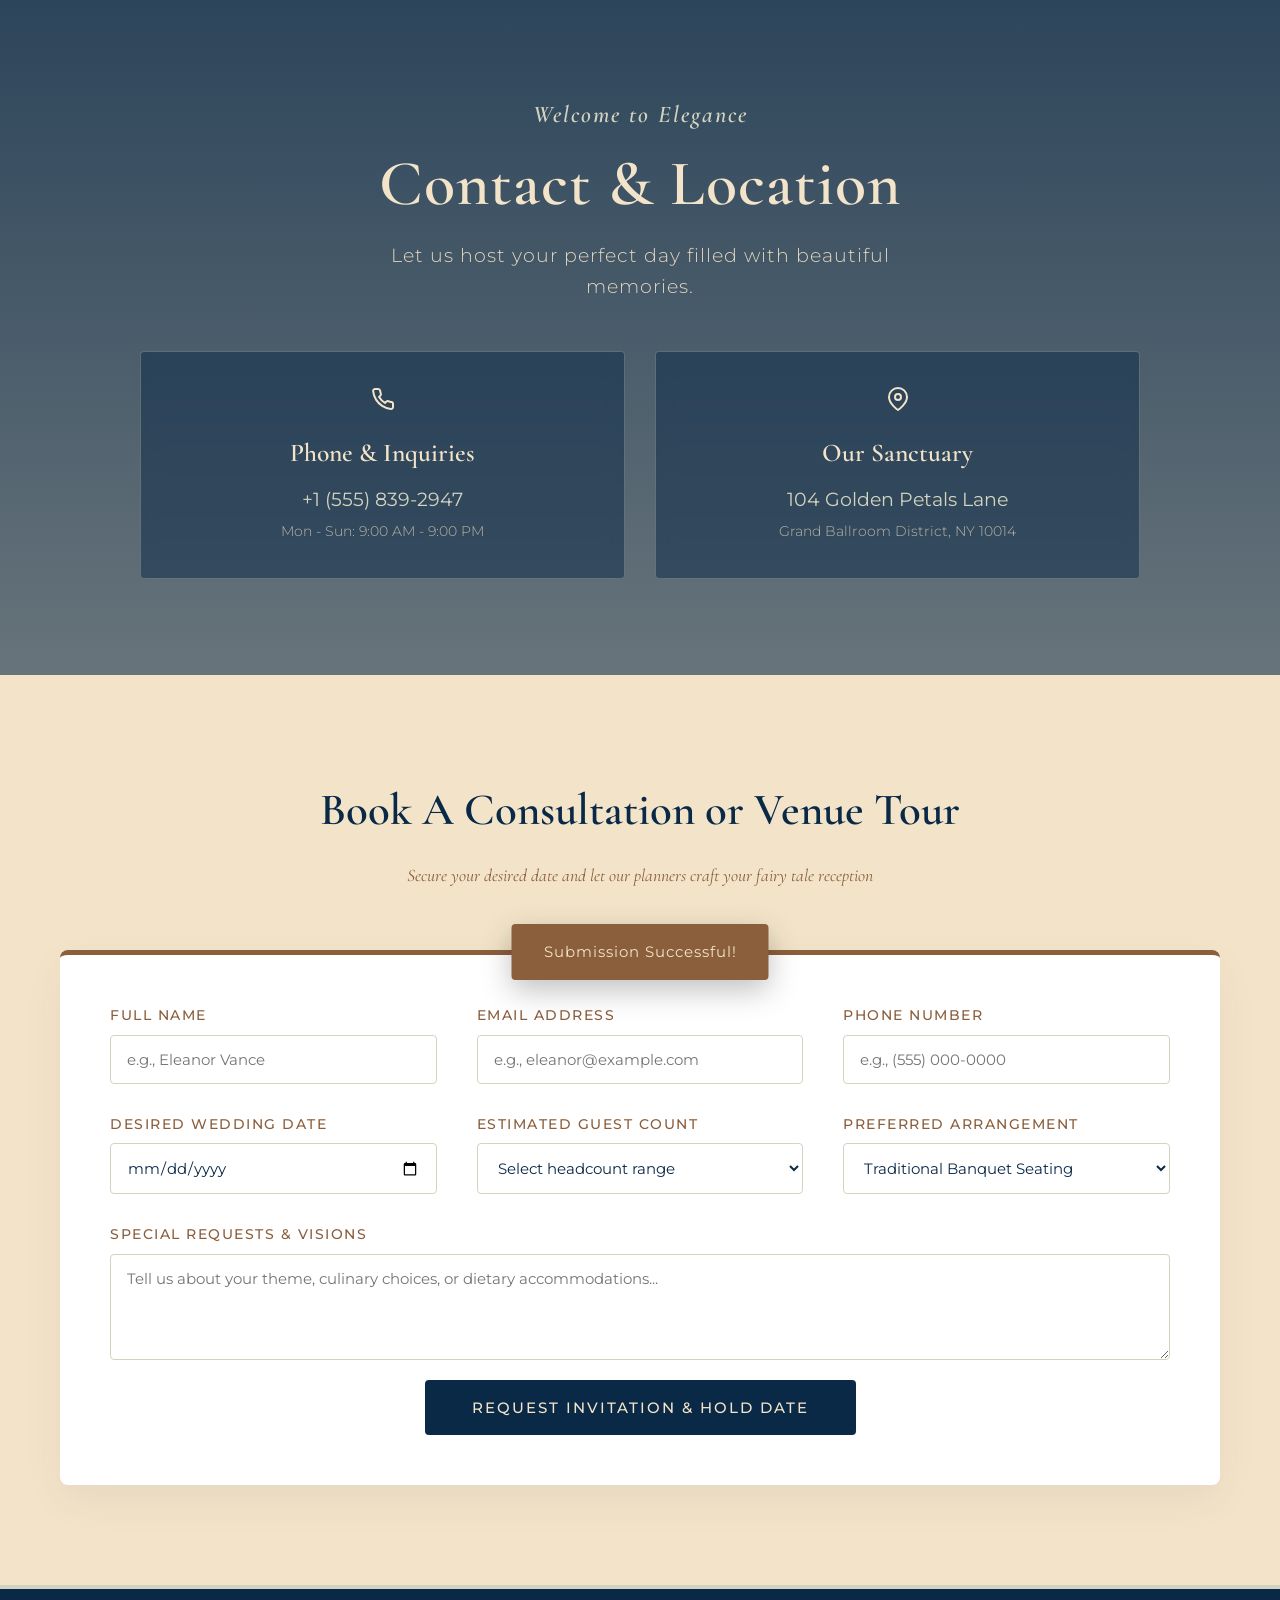
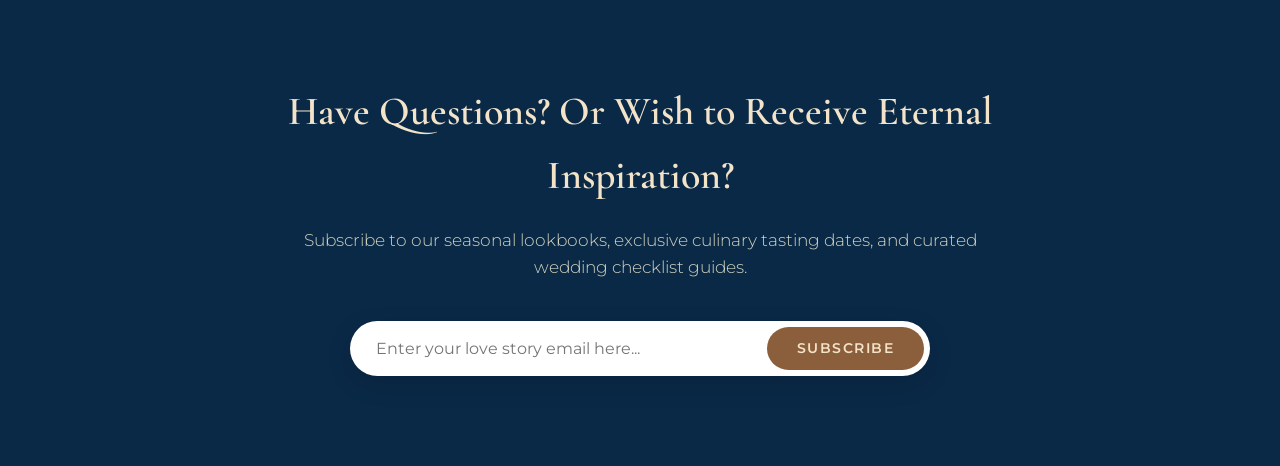
<file: contact/index.html>
<!DOCTYPE html>
<html lang="en">
<head>
    <meta charset="UTF-8">
    <meta name="viewport" content="width=device-width, initial-scale=1.0">
    <title>Contact & Reservations</title>
    <link rel="stylesheet" href="contact.css">
    <link rel="preconnect" href="https://fonts.googleapis.com">
    <link rel="preconnect" href="https://fonts.gstatic.com" crossorigin>
    <link href="https://fonts.googleapis.com/css2?family=Cormorant+Garamond:ital,wght@0,400;0,600;1,400&family=Montserrat:wght@300;400;500&display=swap" rel="stylesheet">
</head>
<body>

    <section class="landing-section">
        <div class="landing-overlay"></div>
        <div class="landing-content">
            <span class="subtitle">Welcome to Elegance</span>
            <h1>Contact &amp; Location</h1>
            <p class="tagline">Let us host your perfect day filled with beautiful memories.</p>
            
            <div class="info-grid">
                <div class="info-card">
                    <div class="info-icon">
                        <svg viewBox="0 0 24 24" width="24" height="24" fill="none" stroke="currentColor" stroke-width="2"><path d="M22 16.92v3a2 2 0 0 1-2.18 2 19.79 19.79 0 0 1-8.63-3.07 19.5 19.5 0 0 1-6-6 19.79 19.79 0 0 1-3.07-8.67A2 2 0 0 1 4.11 2h3a2 2 0 0 1 2 1.72 12.84 12.84 0 0 0 .7 2.81 2 2 0 0 1-.45 2.11L8.09 9.91a16 16 0 0 0 6 6l1.27-1.27a2 2 0 0 1 2.11-.45 12.84 12.84 0 0 0 2.81.7A2 2 0 0 1 22 16.92z"/></svg>
                    </div>
                    <h3>Phone &amp; Inquiries</h3>
                    <p class="info-value">+1 (555) 839-2947</p>
                    <p class="info-desc">Mon - Sun: 9:00 AM - 9:00 PM</p>
                </div>

                <div class="info-card">
                    <div class="info-icon">
                        <svg viewBox="0 0 24 24" width="24" height="24" fill="none" stroke="currentColor" stroke-width="2"><path d="M21 10c0 7-9 13-9 13s-9-6-9-13a9 9 0 0 1 18 0z"/><circle cx="12" cy="10" r="3"/></svg>
                    </div>
                    <h3>Our Sanctuary</h3>
                    <p class="info-value">104 Golden Petals Lane</p>
                    <p class="info-desc">Grand Ballroom District, NY 10014</p>
                </div>
            </div>
        </div>
    </section>

    <section class="reservation-section">
        <div class="container">
            <div class="section-title">
                <h2>Book A Consultation or Venue Tour</h2>
                <p>Secure your desired date and let our planners craft your fairy tale reception</p>
            </div>

            <form id="reservationForm" class="reservation-form" novalidate>
                <div class="form-grid">
                    <div class="form-group">
                        <label for="fullName">Full Name</label>
                        <input type="text" id="fullName" placeholder="e.g., Eleanor Vance" required>
                        <span class="error-msg">Please enter your name</span>
                    </div>

                    <div class="form-group">
                        <label for="email">Email Address</label>
                        <input type="email" id="email" placeholder="e.g., eleanor@example.com" required>
                        <span class="error-msg">Please enter a valid email address</span>
                    </div>

                    <div class="form-group">
                        <label for="phone">Phone Number</label>
                        <input type="tel" id="phone" placeholder="e.g., (555) 000-0000" required>
                        <span class="error-msg">Please enter your phone number</span>
                    </div>

                    <div class="form-group">
                        <label for="weddingDate">Desired Wedding Date</label>
                        <input type="date" id="weddingDate" required>
                        <span class="error-msg">Please select a valid future date</span>
                    </div>

                    <div class="form-group">
                        <label for="guestCount">Estimated Guest Count</label>
                        <select id="guestCount" required>
                            <option value="" disabled selected>Select headcount range</option>
                            <option value="50-100">Intimate (50 - 100 guests)</option>
                            <option value="100-250">Classic (100 - 250 guests)</option>
                            <option value="250-500">Grand (250 - 500 guests)</option>
                            <option value="500+">Royal Gala (500+ guests)</option>
                        </select>
                        <span class="error-msg">Please choose your estimated guest size</span>
                    </div>

                    <div class="form-group">
                        <label for="seatingStyle">Preferred Arrangement</label>
                        <select id="seatingStyle">
                            <option value="banquet">Traditional Banquet Seating</option>
                            <option value="cocktail">Lounge &amp; Cocktail Style</option>
                            <option value="tasting">Fine Dining Long Tables</option>
                        </select>
                    </div>
                </div>

                <div class="form-group full-width">
                    <label for="specialNotes">Special Requests &amp; Visions</label>
                    <textarea id="specialNotes" rows="4" placeholder="Tell us about your theme, culinary choices, or dietary accommodations..."></textarea>
                </div>

                <div class="form-submit">
                    <button type="submit" class="btn-primary">Request Invitation &amp; Hold Date</button>
                </div>
            </form>
        </div>
    </section>

    <section class="subscribe-section">
        <div class="subscribe-container">
            <h2>Have Questions? Or Wish to Receive Eternal Inspiration?</h2>
            <p>Subscribe to our seasonal lookbooks, exclusive culinary tasting dates, and curated wedding checklist guides.</p>
            
            <form id="subscribeForm" class="subscribe-form" novalidate>
                <div class="subscribe-field-group">
                    <input type="email" id="subEmail" placeholder="Enter your love story email here..." required>
                    <button type="submit" class="btn-secondary">Subscribe</button>
                </div>
                <span class="error-msg text-center" id="subError">Please enter a valid email address</span>
            </form>
        </div>
    </section>

    <div id="toastNotification" class="toast">
        <span id="toastMessage">Submission Successful!</span>
    </div>

    <script src="contact.js" defer></script>
</body>
</html>
</file>
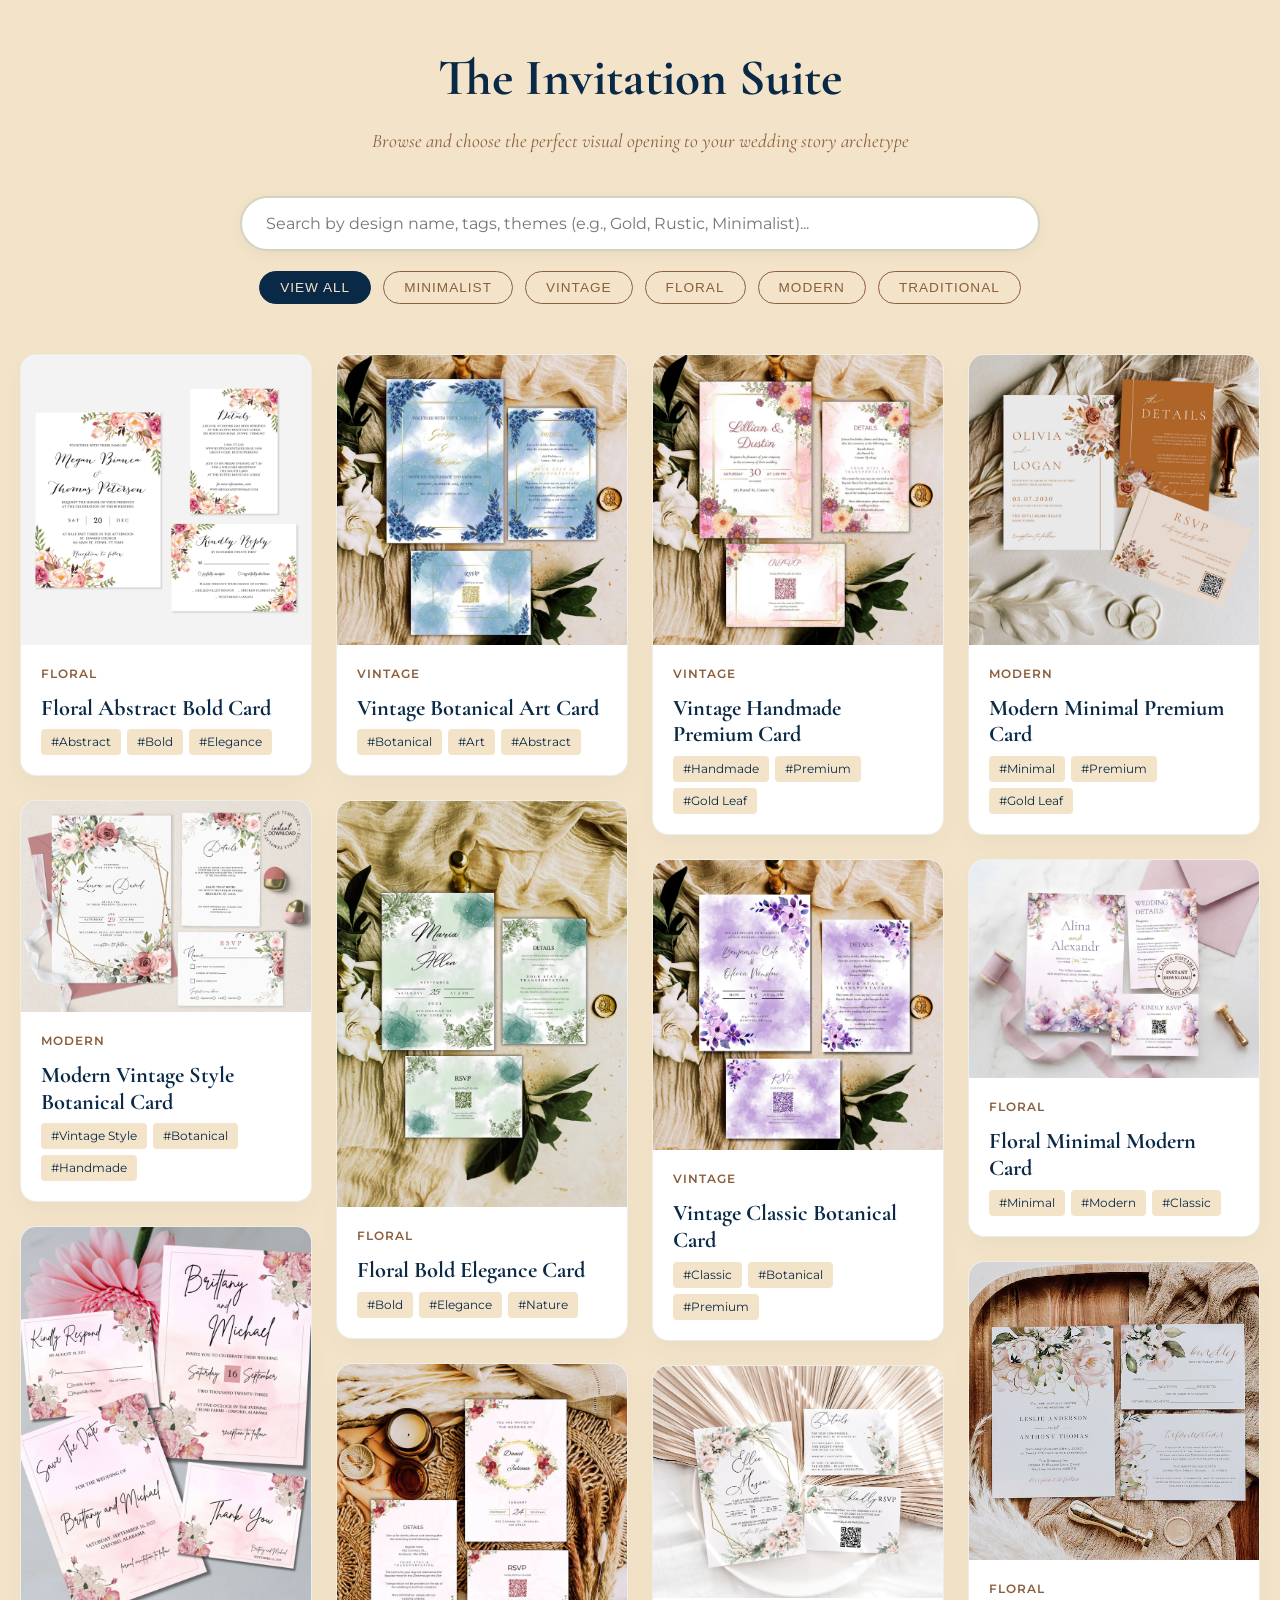
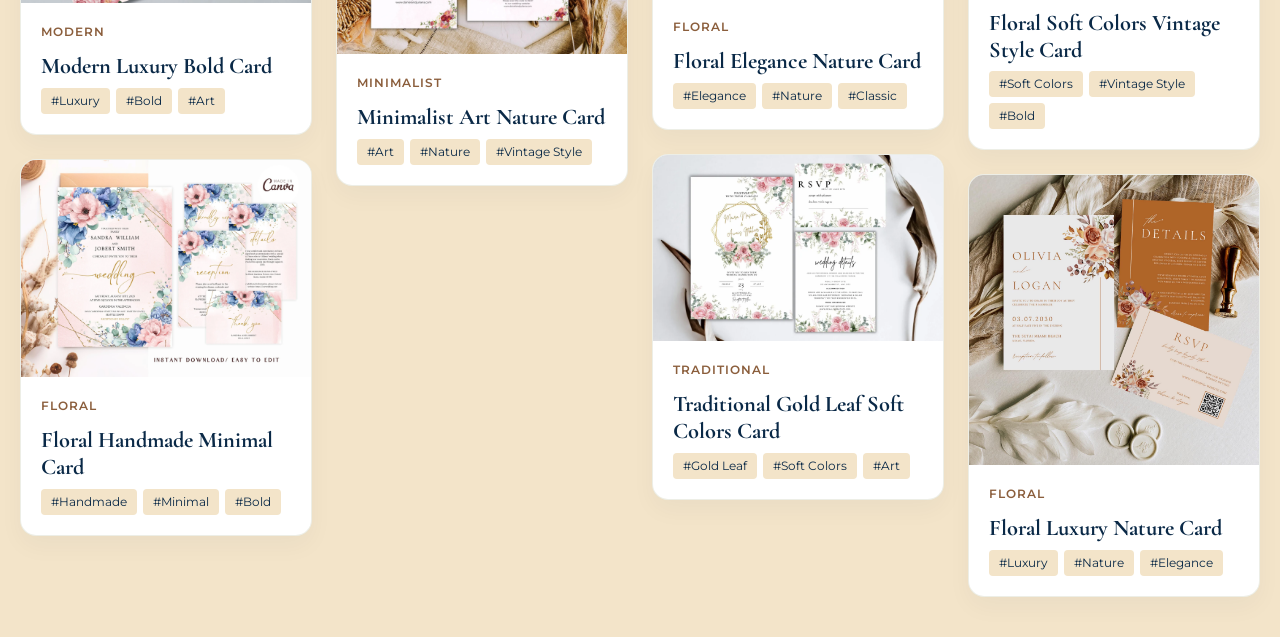
<file: digital-cards/index.html>
<!DOCTYPE html>
<html lang="en">
<head>
    <meta charset="UTF-8">
    <meta name="viewport" content="width=device-width, initial-scale=1.0">
    <title>Select Your Wedding Invitation Card</title>
    <link rel="stylesheet" href="digital-cards.css">
    <link rel="preconnect" href="https://fonts.googleapis.com">
    <link rel="preconnect" href="https://fonts.gstatic.com" crossorigin>
    <link href="https://fonts.googleapis.com/css2?family=Cormorant+Garamond:ital,wght@0,500;0,600;1,400&family=Montserrat:wght@400;500;600&display=swap" rel="stylesheet">
</head>
<body>

    <header class="shop-header">
        <h1>The Invitation Suite</h1>
        <p>Browse and choose the perfect visual opening to your wedding story archetype</p>
    </header>

    <div class="search-filter-container">
        <div class="search-bar-wrapper">
            <input type="text" id="cardSearchInput" placeholder="Search by design name, tags, themes (e.g., Gold, Rustic, Minimalist)...">
        </div>
        
        <div class="category-tags" id="categoryButtonsContainer">
            <button class="filter-btn active" data-category="all">View All</button>
            <button class="filter-btn" data-category="minimalist">Minimalist</button>
            <button class="filter-btn" data-category="vintage">Vintage</button>
            <button class="filter-btn" data-category="floral">Floral</button>
            <button class="filter-btn" data-category="modern">Modern</button>
            <button class="filter-btn" data-category="traditional">Traditional</button>
        </div>
    </div>

    <main class="pinterest-grid" id="cardsGridContainer">
        </main>

    <script type="module" src="digital-cards.js" defer>
        
    </script>
</body>
</html>
</file>
<file: contact/contact.css>
:root {
    --color-navy: #0A2947;
    --color-cream: #F3E4C9;
    --color-sage: #D3D4C0;
    --color-chestnut: #8B5E3C;
    --color-white: #FFFFFF;
    
    --font-serif: 'Cormorant Garamond', serif;
    --font-sans: 'Montserrat', sans-serif;
}

* {
    margin: 0;
    padding: 0;
    box-sizing: border-box;
}

body {
    background-color: var(--color-cream);
    color: var(--color-navy);
    font-family: var(--font-sans);
    font-size: 15px;
    line-height: 1.6;
    overflow-x: hidden;
}

h1, h2, h3, .subtitle {
    font-family: var(--font-serif);
    font-weight: 600;
}

.landing-section {
    position: relative;
    min-height: 75vh;
    display: flex;
    align-items: center;
    justify-content: center;
    padding: 80px 20px;
    background-image: url('https://images.unsplash.com/photo-1519167758481-83f550bb49b3?auto=format&fit=crop&w=1800&q=80');
    background-size: cover;
    background-position: center;
    background-attachment: fixed;
    text-align: center;
    color: var(--color-cream);
}

.landing-overlay {
    position: absolute;
    top: 0;
    left: 0;
    width: 100%;
    height: 100%;
    background: linear-gradient(180deg, rgba(10, 41, 71, 0.85) 0%, rgba(10, 41, 71, 0.6) 100%);
    z-index: 1;
}

.landing-content {
    position: relative;
    z-index: 2;
    max-width: 1000px;
    width: 100%;
}

.landing-content .subtitle {
    display: block;
    font-size: 1.5rem;
    font-style: italic;
    color: var(--color-sage);
    margin-bottom: 15px;
    letter-spacing: 2px;
}

.landing-content h1 {
    font-size: 4rem;
    line-height: 1.1;
    margin-bottom: 20px;
    letter-spacing: 1px;
}

.landing-content .tagline {
    font-size: 1.2rem;
    font-weight: 300;
    max-width: 600px;
    margin: 0 auto 50px auto;
    letter-spacing: 1px;
    opacity: 0.9;
}

.info-grid {
    display: grid;
    grid-template-columns: repeat(auto-fit, minmax(280px, 1fr));
    gap: 30px;
    margin-top: 40px;
}

.info-card {
    background: rgba(10, 41, 71, 0.5);
    backdrop-filter: blur(8px);
    -webkit-backdrop-filter: blur(8px);
    border: 1px solid rgba(211, 212, 192, 0.3);
    padding: 35px 25px;
    border-radius: 4px;
    transition: transform 0.3s ease, border-color 0.3s ease;
}

.info-card:hover {
    transform: translateY(-5px);
    border-color: var(--color-sage);
}

.info-icon {
    color: var(--color-cream);
    margin-bottom: 15px;
    display: inline-block;
}

.info-card h3 {
    font-size: 1.6rem;
    color: var(--color-cream);
    margin-bottom: 10px;
}

.info-value {
    font-size: 1.2rem;
    font-weight: 400;
    color: var(--color-sage);
    margin-bottom: 5px;
}

.info-desc {
    font-size: 0.9rem;
    opacity: 0.7;
    font-weight: 300;
}

.reservation-section {
    padding: 100px 20px;
    max-width: 1200px;
    margin: 0 auto;
}

.section-title {
    text-align: center;
    margin-bottom: 60px;
}

.section-title h2 {
    font-size: 2.8rem;
    color: var(--color-navy);
    margin-bottom: 15px;
}

.section-title p {
    font-size: 1.1rem;
    font-style: italic;
    color: var(--color-chestnut);
    font-family: var(--font-serif);
}

.reservation-form {
    background: var(--color-white);
    padding: 50px;
    border-radius: 8px;
    box-shadow: 0 15px 40px rgba(10, 41, 71, 0.06);
    border-top: 5px solid var(--color-chestnut);
}

.form-grid {
    display: grid;
    grid-template-columns: repeat(auto-fit, minmax(300px, 1fr));
    gap: 30px 40px;
    margin-bottom: 30px;
}

.form-group {
    display: flex;
    flex-direction: column;
}

.form-group.full-width {
    grid-column: 1 / -1;
}

.form-group label {
    font-size: 0.85rem;
    text-transform: uppercase;
    letter-spacing: 1.5px;
    margin-bottom: 8px;
    color: var(--color-chestnut);
    font-weight: 500;
}

.form-group input,
.form-group select,
.form-group textarea {
    width: 100%;
    padding: 14px 16px;
    border: 1px solid var(--color-sage);
    border-radius: 4px;
    background-color: transparent;
    color: var(--color-navy);
    font-family: var(--font-sans);
    font-size: 0.95rem;
    transition: all 0.3s ease;
    outline: none;
}

.form-group input:focus,
.form-group select:focus,
.form-group textarea:focus {
    border-color: var(--color-navy);
    box-shadow: 0 0 0 3px rgba(10, 41, 71, 0.08);
}

.error-msg {
    color: #b33939;
    font-size: 0.8rem;
    margin-top: 5px;
    display: none;
}

.form-group.invalid input,
.form-group.invalid select {
    border-color: #b33939;
}

.form-group.invalid .error-msg {
    display: block;
}

.form-submit {
    text-align: center;
    margin-top: 20px;
}

.btn-primary {
    background-color: var(--color-navy);
    color: var(--color-cream);
    border: 2px solid var(--color-navy);
    padding: 16px 45px;
    font-family: var(--font-sans);
    font-size: 0.95rem;
    text-transform: uppercase;
    letter-spacing: 2px;
    font-weight: 500;
    border-radius: 4px;
    cursor: pointer;
    transition: all 0.3s cubic-bezier(0.25, 0.8, 0.25, 1);
}

.btn-primary:hover {
    background-color: transparent;
    color: var(--color-navy);
    transform: translateY(-2px);
    box-shadow: 0 5px 15px rgba(10, 41, 71, 0.15);
}


.subscribe-section {
    background-color: var(--color-navy);
    color: var(--color-cream);
    padding: 90px 20px;
    text-align: center;
    border-top: 4px solid var(--color-sage);
}

.subscribe-container {
    max-width: 750px;
    margin: 0 auto;
}

.subscribe-container h2 {
    font-size: 2.5rem;
    margin-bottom: 20px;
}

.subscribe-container p {
    font-size: 1.05rem;
    font-weight: 300;
    margin-bottom: 40px;
    color: var(--color-sage);
}

.subscribe-form {
    position: relative;
    max-width: 580px;
    margin: 0 auto;
}

.subscribe-field-group {
    display: flex;
    background: var(--color-white);
    padding: 6px;
    border-radius: 30px;
    box-shadow: 0 8px 25px rgba(0, 0, 0, 0.15);
}

.subscribe-field-group input {
    flex: 1;
    border: none;
    padding: 12px 20px;
    font-family: var(--font-sans);
    font-size: 1rem;
    border-radius: 30px 0 0 30px;
    outline: none;
}

.btn-secondary {
    background-color: var(--color-chestnut);
    color: var(--color-cream);
    border: none;
    padding: 0 30px;
    font-family: var(--font-sans);
    text-transform: uppercase;
    font-size: 0.85rem;
    letter-spacing: 1.5px;
    font-weight: 600;
    border-radius: 25px;
    cursor: pointer;
    transition: background-color 0.3s ease;
}

.btn-secondary:hover {
    background-color: #724c30;
}

.toast {
    position: fixed;
    bottom: -80px;
    left: 50%;
    transform: translateX(-50%);
    background-color: var(--color-chestnut);
    color: var(--color-cream);
    padding: 16px 32px;
    border-radius: 4px;
    box-shadow: 0 10px 30px rgba(0, 0, 0, 0.25);
    z-index: 9999;
    letter-spacing: 1px;
    transition: bottom 0.4s cubic-bezier(0.175, 0.885, 0.32, 1.275);
}

.toast.show {
    bottom: 40px;
}

@media (max-width: 768px) {
    .landing-content h1 { font-size: 2.8rem; }
    .reservation-form { padding: 30px 20px; }
    .section-title h2 { font-size: 2.2rem; }
    .subscribe-field-group {
        flex-direction: column;
        background: transparent;
        box-shadow: none;
        gap: 15px;
    }
    .subscribe-field-group input {
        border-radius: 30px;
        padding: 15px 20px;
        text-align: center;
    }
    .btn-secondary {
        padding: 15px 0;
        border-radius: 30px;
        width: 100%;
    }
}
</file>
<file: digital-cards/digital-cards.css>
:root {
    --navy: #0A2947;
    --cream: #F3E4C9;
    --sage: #D3D4C0;
    --chestnut: #8B5E3C;
    --white: #FFFFFF;
    
    --font-serif: 'Cormorant Garamond', serif;
    --font-sans: 'Montserrat', sans-serif;
}

* {
    margin: 0;
    padding: 0;
    box-sizing: border-box;
}

body {
    background-color: var(--cream);
    color: var(--navy);
    font-family: var(--font-sans);
    padding: 40px 20px;
    line-height: 1.5;
}

.shop-header {
    text-align: center;
    max-width: 700px;
    margin: 0 auto 40px auto;
}

.shop-header h1 {
    font-family: var(--font-serif);
    font-size: 3.2rem;
    color: var(--navy);
    margin-bottom: 10px;
}

.shop-header p {
    font-family: var(--font-serif);
    font-style: italic;
    font-size: 1.2rem;
    color: var(--chestnut);
}

.search-filter-container {
    max-width: 800px;
    margin: 0 auto 50px auto;
    display: flex;
    flex-direction: column;
    gap: 20px;
    align-items: center;
}

.search-bar-wrapper {
    position: relative;
    width: 100%;
}

.search-bar-wrapper input {
    width: 100%;
    padding: 16px 24px;
    font-size: 1rem;
    font-family: var(--font-sans);
    border: 2px solid var(--sage);
    border-radius: 30px;
    background-color: var(--white);
    color: var(--navy);
    outline: none;
    transition: all 0.3s ease;
    box-shadow: 0 4px 15px rgba(10, 41, 71, 0.05);
}

.search-bar-wrapper input:focus {
    border-color: var(--navy);
    box-shadow: 0 6px 20px rgba(10, 41, 71, 0.1);
}

.category-tags {
    display: flex;
    gap: 12px;
    flex-wrap: wrap;
    justify-content: center;
}

.filter-btn {
    background-color: transparent;
    border: 1px solid var(--chestnut);
    color: var(--chestnut);
    padding: 8px 20px;
    font-size: 0.85rem;
    font-weight: 500;
    text-transform: uppercase;
    letter-spacing: 1px;
    border-radius: 20px;
    cursor: pointer;
    transition: all 0.2s ease;
}

.filter-btn:hover, .filter-btn.active {
    background-color: var(--navy);
    border-color: var(--navy);
    color: var(--cream);
}

.pinterest-grid {
    columns: 4 280px;
    column-gap: 24px;
    width: 100%;
    max-width: 1400px;
    margin: 0 auto;
}

.pin-item {
    background-color: var(--white);
    break-inside: avoid;
    margin-bottom: 24px;
    border-radius: 16px;
    overflow: hidden;
    box-shadow: 0 10px 25px rgba(10, 41, 71, 0.04);
    border: 1px solid rgba(211, 212, 192, 0.4);
    transition: transform 0.3s cubic-bezier(0.25, 1, 0.5, 1), box-shadow 0.3s ease;
    display: flex;
    flex-direction: column;
}

.pin-item:hover {
    transform: translateY(-6px);
    box-shadow: 0 20px 35px rgba(10, 41, 71, 0.09);
}

.pin-image-container {
    position: relative;
    overflow: hidden;
    background-color: var(--cream);
    cursor: pointer;
}

.pin-image-container img {
    width: 100%;
    height: auto;
    display: block;
    object-fit: cover;
    transition: transform 0.5s ease;
}

.pin-item:hover .pin-image-container img {
    transform: scale(1.03);
}

.pin-overlay-btn {
    position: absolute;
    top: 15px;
    right: 15px;
    background-color: var(--chestnut);
    color: var(--cream);
    padding: 8px 16px;
    border-radius: 20px;
    font-size: 0.8rem;
    font-weight: 600;
    text-transform: uppercase;
    opacity: 0;
    transition: opacity 0.3s ease;
    pointer-events: none;
}

.pin-item:hover .pin-overlay-btn {
    opacity: 1;
}

.pin-details {
    padding: 20px;
}

.pin-details h3 {
    font-family: var(--font-serif);
    font-size: 1.4rem;
    color: var(--navy);
    margin-bottom: 8px;
    line-height: 1.2;
}

.pin-category {
    font-size: 0.75rem;
    text-transform: uppercase;
    color: var(--chestnut);
    letter-spacing: 1px;
    font-weight: 600;
    margin-bottom: 12px;
}

.pin-tags-wrapper {
    display: flex;
    gap: 6px;
    flex-wrap: wrap;
}

.pin-tag {
    font-size: 0.75rem;
    background-color: var(--cream);
    color: var(--navy);
    padding: 4px 10px;
    border-radius: 4px;
    font-weight: 400;
}

.no-results {
    text-align: center;
    grid-column: 1 / -1;
    font-family: var(--font-serif);
    font-size: 1.8rem;
    color: var(--chestnut);
    margin: 40px 0;
    width: 100%;
}

@media (max-width: 600px) {
    .pinterest-grid {
        columns: 1 100%;
    }
    .shop-header h1 {
        font-size: 2.3rem;
    }
}
</file>
